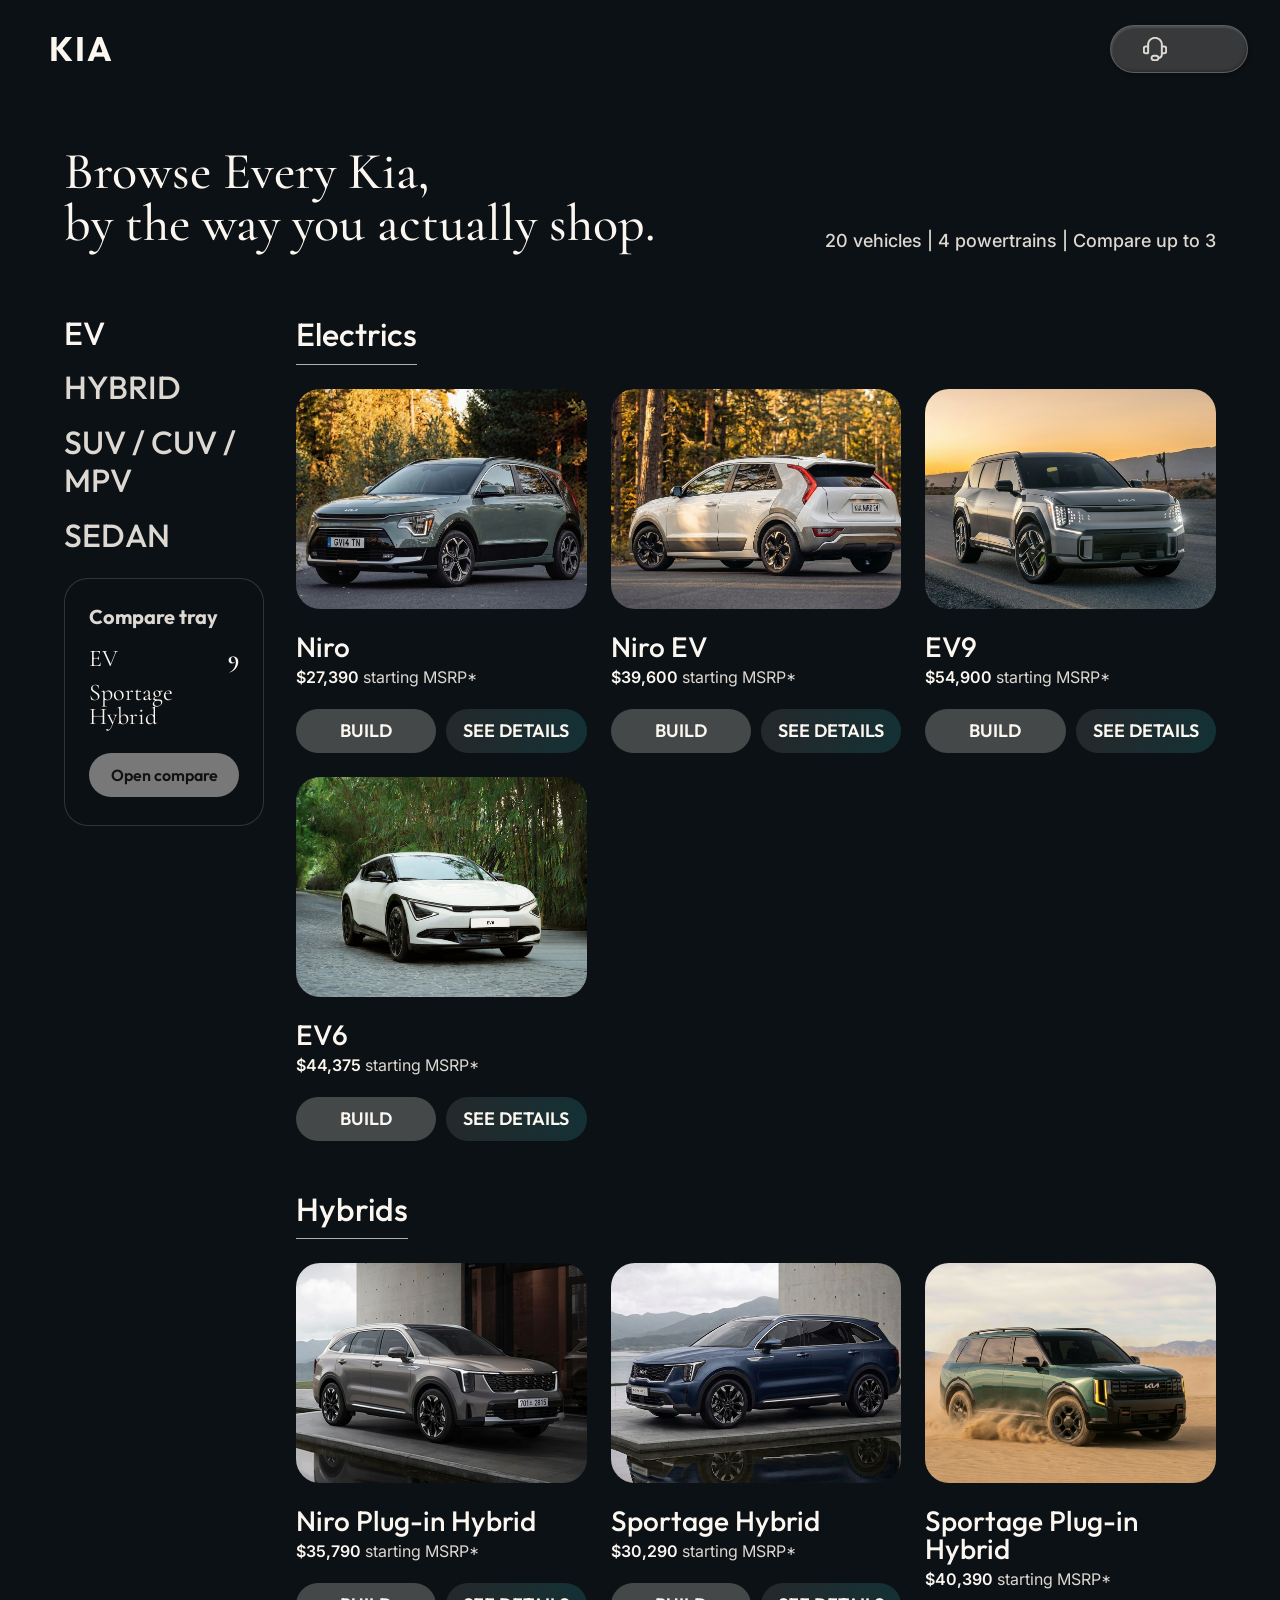
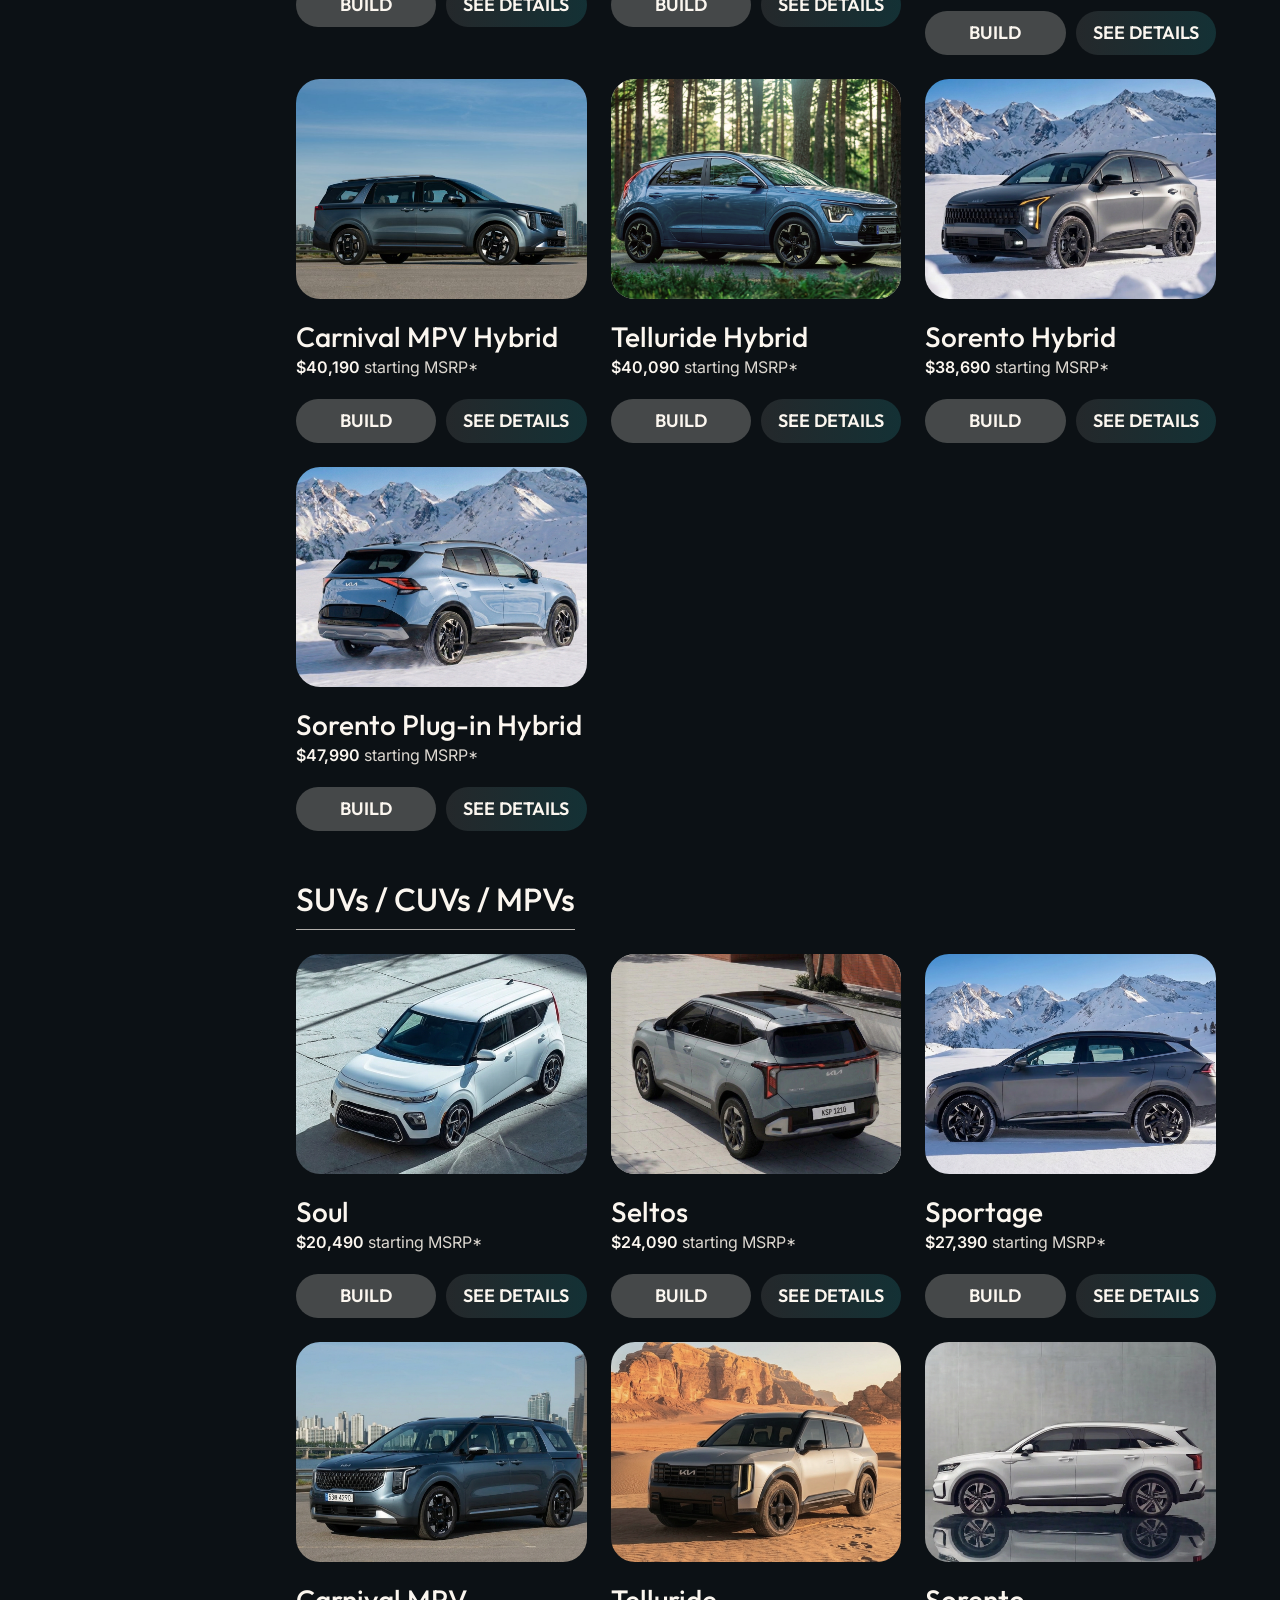
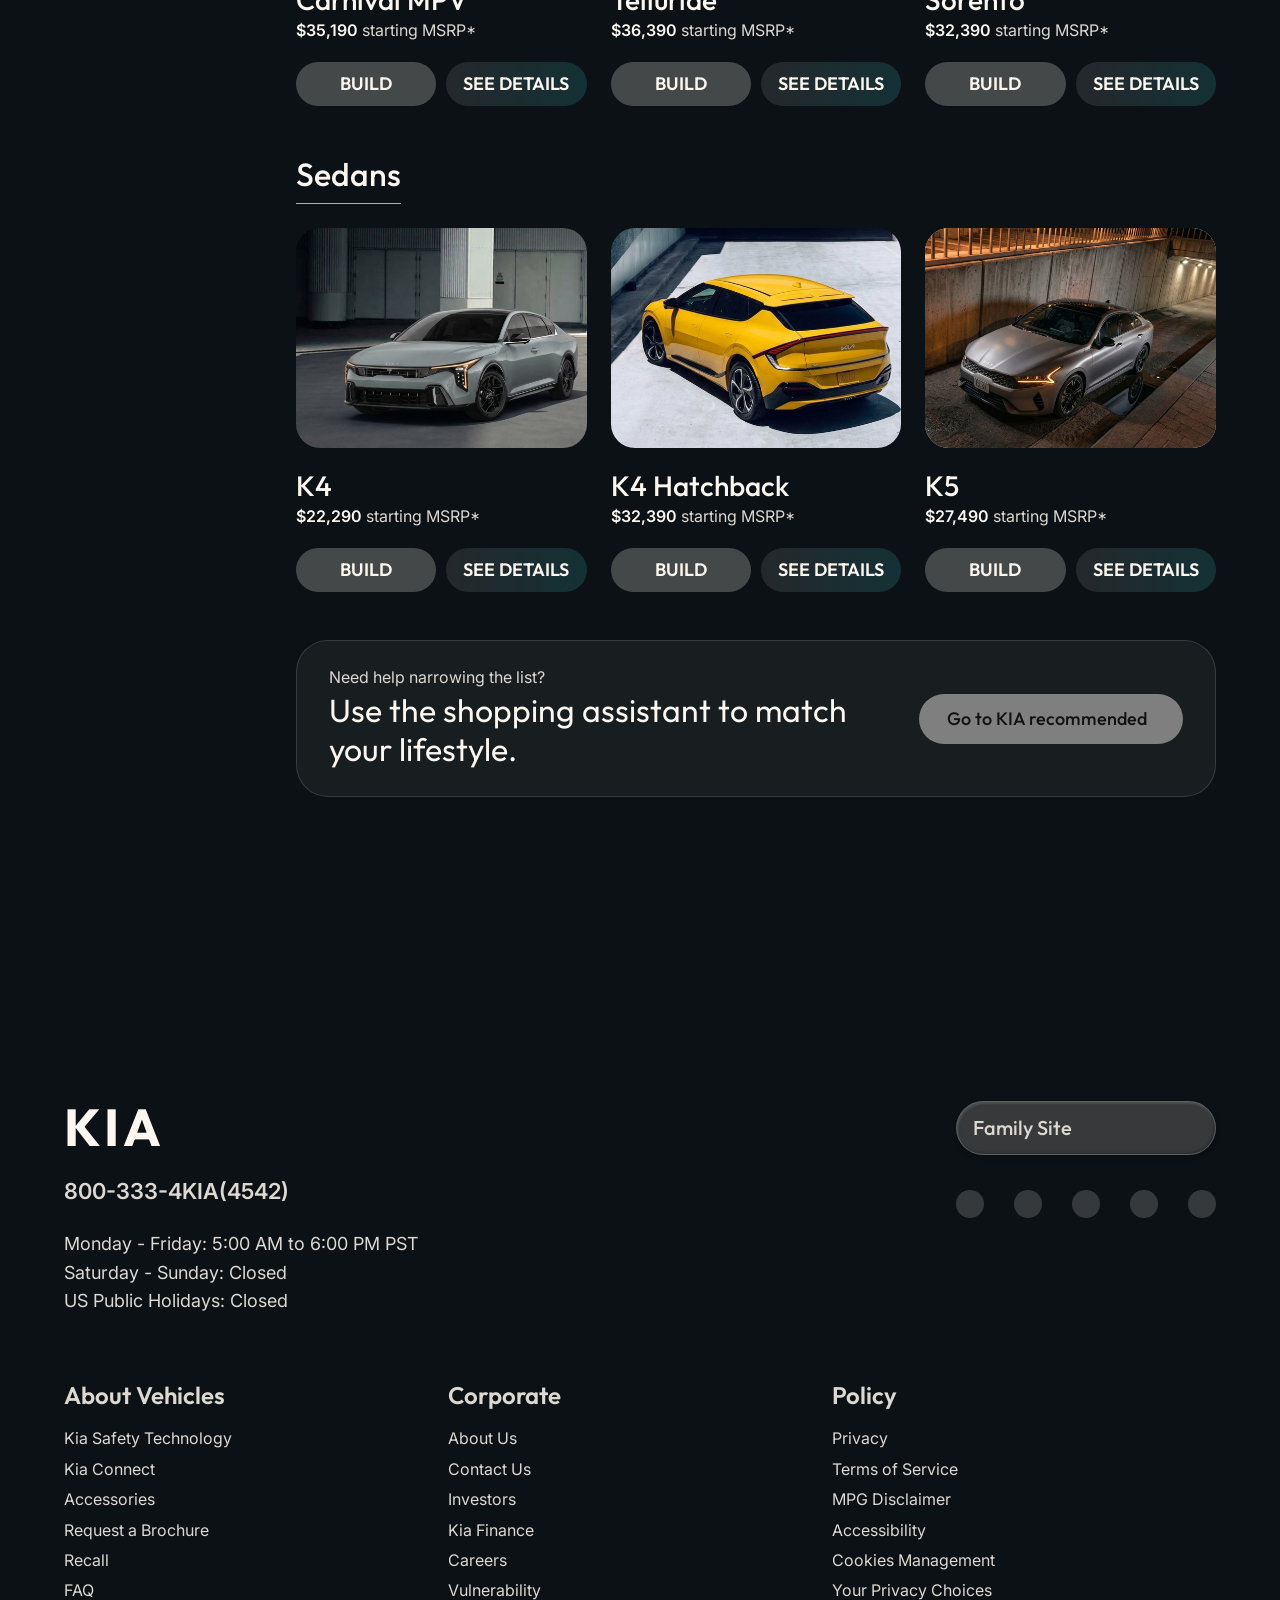
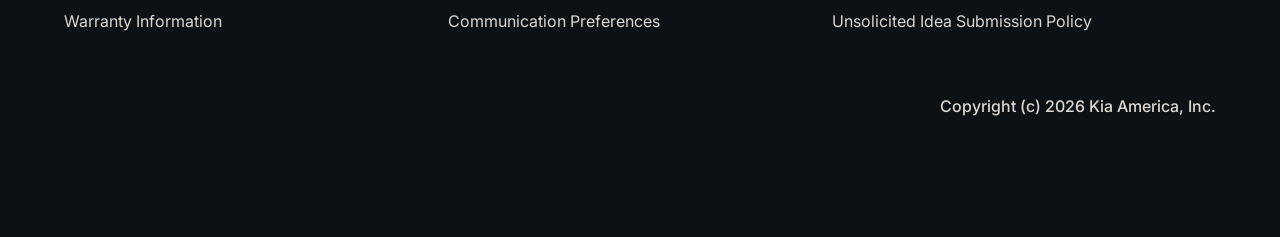
<file: list.html>
<!DOCTYPE html>
<html lang="ko">

<head>
    <meta charset="UTF-8">
    <meta name="viewport" content="width=device-width, initial-scale=1.0">
    <title>kia</title>
    <!-- 가져온 css -->
    <!-- Basic Icons -->
    <link href="https://cdn.boxicons.com/3.0.8/fonts/basic/boxicons.min.css"     rel="stylesheet">
    <!-- Filled Icons -->
    <link href="https://cdn.boxicons.com/3.0.8/fonts/filled/boxicons-filled.min.css" rel="stylesheet">
    <!-- Brand Icons -->
    <link href="https://cdn.boxicons.com/3.0.8/fonts/brands/boxicons-brands.min.css" rel="stylesheet">
    <link href="https://unpkg.com/aos@2.3.1/dist/aos.css" rel="stylesheet">
    <link rel="stylesheet" href="https://cdn.jsdelivr.net/npm/swiper@11/swiper-bundle.min.css" />
    <!-- 내 css -->
    <link rel="stylesheet" href="css/reset.css">
    <link rel="stylesheet" href="css/common.css">
    <link rel="stylesheet" href="css/sub05_list.css">
    <!-- media css -->
    <link rel="stylesheet" href="css/common_media.css">
    <link rel="stylesheet" href="css/sub05_list_media.css">
    <!-- 가져온 js -->

    <!-- 내 script -->
    <script src="js/common.js" defer></script>
    <script src="js/sub05_list.js" defer></script>
</head>

<body>
    <div class="wrap">
      <header>
        <div class="inner">
          <h1><a href="index.html">KIA</a></h1>
          <nav class="glass_bg2">
            <ul class="gnb">
              <li>
                <a href="whykia.html">company</a>
                <ul class="sub trans_origin2">
                  <li><a href="whykia.html">why kia</a></li>
                  <li><a href="whykia.html#safety">safety</a></li>
                  <li><a href="whykia.html#media">kia media</a></li>
                  <li><a href="whykia.html#event">event</a></li>
                </ul>
              </li>
              <li class="on">
                <a href="list.html">vehicles</a>
                <ul class="sub trans_origin2">
                  <li><a href="#ev">EV</a></li>
                  <li><a href="#hybrid">hybrid</a></li>
                  <li><a href="#suv">SUV / CUV / MPV</a></li>
                  <li><a href="#sedan">sedan</a></li>
                </ul>
              </li>
              <li>
                <a href="recommended.html">shopping assistant</a>
                <ul class="sub trans_origin2">
                  <li><a href="build.html">build my kia</a></li>
                  <li><a href="recommended.html">kia recommended</a></li>
                  <li><a href="recommended.html">payment calculator</a></li>
                  <li><a href="recommended.html">trade in</a></li>
                  <li><a href="recommended.html">easy buy</a></li>
                  <li><a href="recommended.html">certified pre-owned</a></li>
                  <li><a href="recommended.html">sub shop</a></li>
                </ul>
              </li>
              <li><a href="detail.html">inventory</a></li>
              <li><a href="index.html#map">center</a></li>
              <li>
                <a href="#"
                  >owners page<i class="bx bx-arrow-up-right-stroke"></i
                ></a>
              </li>
            </ul>
            <div class="icons">
              <a href="#"
                ><img
                  src="img/main/header/headphone.svg"
                  alt="customer support"
              /></a>
              <a href="#" aria-label="search"
                ><i class="bx bx-search-big"></i
              ></a>
              <a href="#" aria-label="language"
                ><i class="bx bx-globe-alt"></i
              ></a>
            </div>
          </nav>
        </div>
      </header>

      <main class="list_page">
        <section class="list_intro">
          <h2>Browse Every Kia,<br />by the way you actually shop.</h2>
          <p>20 vehicles | 4 powertrains | Compare up to 3</p>
        </section>

        <section class="list_layout">
          <aside class="list_sidebar">
            <ul class="filter_nav">
              <li>
                <button type="button" class="on" data-target="#ev">EV</button>
              </li>
              <li>
                <button type="button" data-target="#hybrid">HYBRID</button>
              </li>
              <li>
                <button type="button" data-target="#suv">
                  SUV / CUV / MPV
                </button>
              </li>
              <li><button type="button" data-target="#sedan">SEDAN</button></li>
            </ul>

            <div class="compare_tray">
              <strong>Compare tray</strong>
              <ul>
                <li><span>EV</span><b>9</b></li>
                <li><span>Sportage Hybrid</span></li>
              </ul>
              <button type="button" class="open_compare">Open compare</button>
            </div>
          </aside>

          <div class="list_content">
            <article class="vehicle_group" id="ev" data-filter="ev">
              <h3>Electrics</h3>
              <ul class="vehicle_grid">
                <li>
                  <article class="vehicle_card">
                    <a href="#" class="thumb"
                      ><img src="img/sub05_list/niro.png" alt="Niro"
                    /></a>
                    <div class="meta">
                      <h4>Niro</h4>
                      <p><b>$27,390</b> starting MSRP*</p>
                    </div>
                    <div class="actions">
                      <a href="build.html" class="btn_build">build</a>
                      <a href="detail.html" class="btn_detail">see details</a>
                    </div>
                  </article>
                </li>
                <li>
                  <article class="vehicle_card">
                    <a href="#" class="thumb"
                      ><img src="img/sub05_list/niro-ev.png" alt="Niro EV"
                    /></a>
                    <div class="meta">
                      <h4>Niro EV</h4>
                      <p><b>$39,600</b> starting MSRP*</p>
                    </div>
                    <div class="actions">
                      <a href="build.html" class="btn_build">build</a>
                      <a href="detail.html" class="btn_detail">see details</a>
                    </div>
                  </article>
                </li>
                <li>
                  <article class="vehicle_card">
                    <a href="#" class="thumb"
                      ><img src="img/sub05_list/ev9.png" alt="EV9"
                    /></a>
                    <div class="meta">
                      <h4>EV9</h4>
                      <p><b>$54,900</b> starting MSRP*</p>
                    </div>
                    <div class="actions">
                      <a href="build.html" class="btn_build">build</a>
                      <a href="detail.html" class="btn_detail">see details</a>
                    </div>
                  </article>
                </li>
                <li>
                  <article class="vehicle_card">
                    <a href="#" class="thumb"
                      ><img src="img/sub05_list/ev6.png" alt="EV6"
                    /></a>
                    <div class="meta">
                      <h4>EV6</h4>
                      <p><b>$44,375</b> starting MSRP*</p>
                    </div>
                    <div class="actions">
                      <a href="build.html" class="btn_build">build</a>
                      <a href="detail.html" class="btn_detail">see details</a>
                    </div>
                  </article>
                </li>
              </ul>
            </article>

            <article class="vehicle_group" id="hybrid" data-filter="hybrid">
              <h3>Hybrids</h3>
              <ul class="vehicle_grid">
                <li>
                  <article class="vehicle_card">
                    <a href="#" class="thumb"
                      ><img
                        src="img/sub05_list/niro-plug-in-hybrid.png"
                        alt="Niro Plug-in Hybrid"
                    /></a>
                    <div class="meta">
                      <h4>Niro Plug-in Hybrid</h4>
                      <p><b>$35,790</b> starting MSRP*</p>
                    </div>
                    <div class="actions">
                      <a href="build.html" class="btn_build">build</a>
                      <a href="detail.html" class="btn_detail">see details</a>
                    </div>
                  </article>
                </li>
                <li>
                  <article class="vehicle_card">
                    <a href="#" class="thumb"
                      ><img
                        src="img/sub05_list/sportage-hybrid.png"
                        alt="Sportage Hybrid"
                    /></a>
                    <div class="meta">
                      <h4>Sportage Hybrid</h4>
                      <p><b>$30,290</b> starting MSRP*</p>
                    </div>
                    <div class="actions">
                      <a href="build.html" class="btn_build">build</a>
                      <a href="detail.html" class="btn_detail">see details</a>
                    </div>
                  </article>
                </li>
                <li>
                  <article class="vehicle_card">
                    <a href="#" class="thumb"
                      ><img
                        src="img/sub05_list/sportage-plug-in-hybrid.png"
                        alt="Sportage Plug-in Hybrid"
                    /></a>
                    <div class="meta">
                      <h4>Sportage Plug-in Hybrid</h4>
                      <p><b>$40,390</b> starting MSRP*</p>
                    </div>
                    <div class="actions">
                      <a href="build.html" class="btn_build">build</a>
                      <a href="detail.html" class="btn_detail">see details</a>
                    </div>
                  </article>
                </li>
                <li>
                  <article class="vehicle_card">
                    <a href="#" class="thumb"
                      ><img
                        src="img/sub05_list/carnival-mpv-hybrid.png"
                        alt="Carnival MPV Hybrid"
                    /></a>
                    <div class="meta">
                      <h4>Carnival MPV Hybrid</h4>
                      <p><b>$40,190</b> starting MSRP*</p>
                    </div>
                    <div class="actions">
                      <a href="build.html" class="btn_build">build</a>
                      <a href="detail.html" class="btn_detail">see details</a>
                    </div>
                  </article>
                </li>
                <li>
                  <article class="vehicle_card">
                    <a href="#" class="thumb"
                      ><img
                        src="img/sub05_list/telluride-hybrid.png"
                        alt="Telluride Hybrid"
                    /></a>
                    <div class="meta">
                      <h4>Telluride Hybrid</h4>
                      <p><b>$40,090</b> starting MSRP*</p>
                    </div>
                    <div class="actions">
                      <a href="build.html" class="btn_build">build</a>
                      <a href="detail.html" class="btn_detail">see details</a>
                    </div>
                  </article>
                </li>
                <li>
                  <article class="vehicle_card">
                    <a href="#" class="thumb"
                      ><img
                        src="img/sub05_list/sorento-hybrid.png"
                        alt="Sorento Hybrid"
                    /></a>
                    <div class="meta">
                      <h4>Sorento Hybrid</h4>
                      <p><b>$38,690</b> starting MSRP*</p>
                    </div>
                    <div class="actions">
                      <a href="build.html" class="btn_build">build</a>
                      <a href="detail.html" class="btn_detail">see details</a>
                    </div>
                  </article>
                </li>
                <li>
                  <article class="vehicle_card">
                    <a href="#" class="thumb"
                      ><img
                        src="img/sub05_list/sorento-plug-in-hybrid.png"
                        alt="Sorento Plug-in Hybrid"
                    /></a>
                    <div class="meta">
                      <h4>Sorento Plug-in Hybrid</h4>
                      <p><b>$47,990</b> starting MSRP*</p>
                    </div>
                    <div class="actions">
                      <a href="build.html" class="btn_build">build</a>
                      <a href="detail.html" class="btn_detail">see details</a>
                    </div>
                  </article>
                </li>
              </ul>
            </article>

            <article class="vehicle_group" id="suv" data-filter="suv">
              <h3>SUVs / CUVs / MPVs</h3>
              <ul class="vehicle_grid">
                <li>
                  <article class="vehicle_card">
                    <a href="#" class="thumb"
                      ><img src="img/sub05_list/soul.png" alt="Soul"
                    /></a>
                    <div class="meta">
                      <h4>Soul</h4>
                      <p><b>$20,490</b> starting MSRP*</p>
                    </div>
                    <div class="actions">
                      <a href="build.html" class="btn_build">build</a>
                      <a href="detail.html" class="btn_detail">see details</a>
                    </div>
                  </article>
                </li>
                <li>
                  <article class="vehicle_card">
                    <a href="#" class="thumb"
                      ><img src="img/sub05_list/seltos.png" alt="Seltos"
                    /></a>
                    <div class="meta">
                      <h4>Seltos</h4>
                      <p><b>$24,090</b> starting MSRP*</p>
                    </div>
                    <div class="actions">
                      <a href="build.html" class="btn_build">build</a>
                      <a href="detail.html" class="btn_detail">see details</a>
                    </div>
                  </article>
                </li>
                <li>
                  <article class="vehicle_card">
                    <a href="#" class="thumb"
                      ><img src="img/sub05_list/sportage.png" alt="Sportage"
                    /></a>
                    <div class="meta">
                      <h4>Sportage</h4>
                      <p><b>$27,390</b> starting MSRP*</p>
                    </div>
                    <div class="actions">
                      <a href="build.html" class="btn_build">build</a>
                      <a href="detail.html" class="btn_detail">see details</a>
                    </div>
                  </article>
                </li>
                <li>
                  <article class="vehicle_card">
                    <a href="#" class="thumb"
                      ><img
                        src="img/sub05_list/carnival-mpv.png"
                        alt="Carnival MPV"
                    /></a>
                    <div class="meta">
                      <h4>Carnival MPV</h4>
                      <p><b>$35,190</b> starting MSRP*</p>
                    </div>
                    <div class="actions">
                      <a href="build.html" class="btn_build">build</a>
                      <a href="detail.html" class="btn_detail">see details</a>
                    </div>
                  </article>
                </li>
                <li>
                  <article class="vehicle_card">
                    <a href="#" class="thumb"
                      ><img src="img/sub05_list/telluride.png" alt="Telluride"
                    /></a>
                    <div class="meta">
                      <h4>Telluride</h4>
                      <p><b>$36,390</b> starting MSRP*</p>
                    </div>
                    <div class="actions">
                      <a href="build.html" class="btn_build">build</a>
                      <a href="detail.html" class="btn_detail">see details</a>
                    </div>
                  </article>
                </li>
                <li>
                  <article class="vehicle_card">
                    <a href="#" class="thumb"
                      ><img src="img/sub05_list/sorento.png" alt="Sorento"
                    /></a>
                    <div class="meta">
                      <h4>Sorento</h4>
                      <p><b>$32,390</b> starting MSRP*</p>
                    </div>
                    <div class="actions">
                      <a href="build.html" class="btn_build">build</a>
                      <a href="detail.html" class="btn_detail">see details</a>
                    </div>
                  </article>
                </li>
              </ul>
            </article>

            <article class="vehicle_group" id="sedan" data-filter="sedan">
              <h3>Sedans</h3>
              <ul class="vehicle_grid">
                <li>
                  <article class="vehicle_card">
                    <a href="#" class="thumb"
                      ><img src="img/sub05_list/k4.png" alt="K4"
                    /></a>
                    <div class="meta">
                      <h4>K4</h4>
                      <p><b>$22,290</b> starting MSRP*</p>
                    </div>
                    <div class="actions">
                      <a href="build.html" class="btn_build">build</a>
                      <a href="detail.html" class="btn_detail">see details</a>
                    </div>
                  </article>
                </li>
                <li>
                  <article class="vehicle_card">
                    <a href="#" class="thumb"
                      ><img
                        src="img/sub05_list/k4-hatchback.png"
                        alt="K4 Hatchback"
                    /></a>
                    <div class="meta">
                      <h4>K4 Hatchback</h4>
                      <p><b>$32,390</b> starting MSRP*</p>
                    </div>
                    <div class="actions">
                      <a href="build.html" class="btn_build">build</a>
                      <a href="detail.html" class="btn_detail">see details</a>
                    </div>
                  </article>
                </li>
                <li>
                  <article class="vehicle_card">
                    <a href="#" class="thumb"
                      ><img src="img/sub05_list/k5.png" alt="K5"
                    /></a>
                    <div class="meta">
                      <h4>K5</h4>
                      <p><b>$27,490</b> starting MSRP*</p>
                    </div>
                    <div class="actions">
                      <a href="build.html" class="btn_build">build</a>
                      <a href="detail.html" class="btn_detail">see details</a>
                    </div>
                  </article>
                </li>
              </ul>
            </article>

            <section class="assistant_banner">
              <div class="copy">
                <p>Need help narrowing the list?</p>
                <h4>Use the shopping assistant to match your lifestyle.</h4>
              </div>
              <a href="recommended.html" class="cta"
                >Go to KIA recommended
                <i class="bx bx-arrow-up-right-stroke"></i
              ></a>
            </section>
          </div>
        </section>
      </main>

      <footer>
        <div class="inner">
          <div class="f_left">
            <div class="l_top">
              <div class="f_logo">kia</div>
              <b>800-333-4KIA(4542)</b>
              <div class="f_date">
                <p>Monday - Friday: 5:00 AM to 6:00 PM PST</p>
                <p>Saturday - Sunday: Closed</p>
                <p>US Public Holidays: Closed</p>
              </div>
            </div>
            <div class="l_bottom">
              <div class="f_fam">
                <strong class="glass_bg2"
                  >family site<i class="bx bx-chevron-up"></i
                ></strong>
                <ul class="fam glass_bg2">
                  <li><a href="#">Kia Global</a></li>
                  <li><a href="#">Kia Gear</a></li>
                  <li><a href="#">Kia Owners</a></li>
                  <li><a href="#">Kia Media</a></li>
                  <li><a href="#">Kia Talent Lounge</a></li>
                </ul>
              </div>
              <ul class="f_sns">
                <li>
                  <a href="#" aria-label="facebook"
                    ><i class="bxl bx-facebook"></i
                  ></a>
                </li>
                <li>
                  <a href="#" aria-label="twitter"
                    ><i class="bxl bx-twitter"></i
                  ></a>
                </li>
                <li>
                  <a href="#" aria-label="instagram"
                    ><i class="bxl bx-instagram"></i
                  ></a>
                </li>
                <li>
                  <a href="#" aria-label="youtube"
                    ><i class="bxl bx-youtube"></i
                  ></a>
                </li>
                <li>
                  <a href="#" aria-label="linkedin"
                    ><i class="bxl bx-linkedin"></i
                  ></a>
                </li>
              </ul>
            </div>
          </div>
          <div class="f_right">
            <div class="f_memu">
              <article class="about">
                <strong>About Vehicles</strong>
                <ul>
                  <li><a href="#">Kia Safety Technology</a></li>
                  <li><a href="#">Kia Connect</a></li>
                  <li><a href="#">Accessories</a></li>
                  <li><a href="#">Request a Brochure</a></li>
                  <li><a href="#">Recall</a></li>
                  <li><a href="#">FAQ</a></li>
                  <li><a href="#">Warranty Information</a></li>
                </ul>
              </article>
              <article class="coporate">
                <strong>Corporate</strong>
                <ul>
                  <li><a href="#">About Us</a></li>
                  <li><a href="#">Contact Us</a></li>
                  <li><a href="#">Investors</a></li>
                  <li><a href="#">Kia Finance</a></li>
                  <li><a href="#">Careers</a></li>
                  <li><a href="#">Vulnerability</a></li>
                  <li><a href="#">Communication Preferences</a></li>
                </ul>
              </article>
              <article class="policy">
                <strong>Policy</strong>
                <ul>
                  <li><a href="#">Privacy</a></li>
                  <li><a href="#">Terms of Service</a></li>
                  <li><a href="#">MPG Disclaimer</a></li>
                  <li><a href="#">Accessibility</a></li>
                  <li><a href="#">Cookies Management</a></li>
                  <li><a href="#">Your Privacy Choices</a></li>
                  <li><a href="#">Unsolicited Idea Submission Policy</a></li>
                </ul>
              </article>
            </div>
            <div class="f_copy">Copyright (c) 2026 Kia America, Inc.</div>
          </div>
        </div>
      </footer>
    </div>
</body>

</html>
</file>
<file: css/common.css>
@charset "utf-8";
@import url('https://fonts.googleapis.com/css2?family=Cormorant+Garamond:ital,wght@0,300..700;1,300..700&family=Inter:ital,opsz,wght@0,14..32,100..900;1,14..32,100..900&family=Outfit:wght@100..900&family=Roboto:ital,wght@0,100..900;1,100..900&display=swap');

:root {
  font-size: 20px;
  --kia-white1: #FBF6EF;
  --kia-white2: #DDD8D1;
  --kia-black: #121212;
  --font-roboto: "Roboto", sans-serif;
  --font-outfit:"Outfit", sans-serif;
  --font-Cormorant-Garamond:"Cormorant Garamond", serif;
}

body {
  
  line-height: 1;
  background-color: #0C1115;
  font-family: "Inter", sans-serif;
}

div,
p,
a,
form,
legend,
label,
input,
table,
caption,
th,
td,
li,
blockquote,
strong,
b,
em,
i,
span,
button,
select,
option,
i {
  color: var(--kia-white2);
}

strong {
  font-family: "Outfit", sans-serif;
}

h1,
h2,
h3,
h4,
h5,
h6 {
  font-family: "Cormorant Garamond", serif;
  color: var(--kia-white1);
  line-height: 1.3;
  font-weight: 500;
}

h1 {
  font-size: 72px;
}

h2 {
  font-size: 64px;
}

h3 {
  font-size: 56px;
}

h4 {
  font-size: 48px;
}

h5 {
  font-size: 40px;
}

h6 {
  font-size: 32px;
}

button {
  padding: 16px 32px;
  border-radius: 55px;
  font-size: 20px;
  font-weight: 600;
  display: flex;
  gap: 12px;
  font-family: "Outfit", sans-serif;
  cursor: pointer;
}

.white_origin {
  color: var(--kia-black);
  background: linear-gradient(135deg,
      rgba(255, 255, 255, 0.7) 0%,
      rgba(255, 255, 255, 0.3) 50%,
      rgba(200, 200, 200, 0.4) 100%);
  backdrop-filter: blur(5px)saturate(180%);
  -webkit-backdrop-filter: blur(5px) saturate(180%);
  border: 1.5px solid rgba(255, 255, 255, 0.8);
  box-shadow:
    inset 0 5px 10px rgba(255, 255, 255, 0.5),
    inset 0 -3px 5px rgba(0, 0, 0, 0.05),
    0 10px 20px rgba(0, 0, 0, 0.15);
}

.white_origin span {
  color: var(--kia-black);
}

.trans_origin {
  background: rgba(12, 17, 21, 0.05);
  backdrop-filter: blur(3px);
  -webkit-backdrop-filter: blur(3px);
  box-shadow:
    inset 1px 1.5px 1.5px rgba(255, 255, 255, 0.117),
    inset -1px -1.5px 2px rgba(0, 0, 0, 0.2),
    inset 0 0 10px rgba(255, 255, 255, 0),
    1px 2px 4px rgba(0, 0, 0, 0.8);
  outline: 0.5px solid rgba(255, 255, 255, 0.2);
  outline-offset: -0.5px;
  overflow: hidden;
}

.trans_origin2 {
  background: rgba(255, 255, 255, 0.04);

  position: relative;
  overflow: hidden;
  border: 1px solid rgba(255,255,255,0.05);

  box-shadow:
    inset 0 1px 0 rgba(255,255,255,0.35),
    inset 0 -2px 6px rgba(0,0,0,0.4),
    0 8px 24px rgba(0,0,0,0.5);
}

.trans_origin2 > * {
  position: relative;
  z-index: 2;
}

.trans_origin2::before {
  content: "";
  position: absolute;
  inset: -20px;

  background: 
    radial-gradient(circle at 30% 30%, rgba(255,255,255,0.01), transparent 40%),
    radial-gradient(circle at 70% 70%, rgba(255,255,255,0.1), transparent 50%),
    linear-gradient(135deg, #1a2228, #0C1115);

  filter: blur(15px);
  pointer-events: none;
}

.trans_origin2::after {
  content: "";
  position: absolute;
  inset: 0;

  background: linear-gradient(
    135deg,
    rgba(255,255,255,0.02) 0%,
    rgba(255,255,255,0.03) 25%,
    rgba(255,255,255,0.03) 45%,
    transparent 65%
  );

  pointer-events: none;
}

.trans_origin2::before {
  z-index: 0;
}

.trans_origin2::after {
  z-index: 1;
}

.dark_origin {
  background: rgba(12, 17, 21, 0.5);
  backdrop-filter: blur(3px);
  -webkit-backdrop-filter: blur(3px);
  box-shadow:
    inset 1px 1.5px 1.5px rgba(255, 255, 255, 0.4),
    inset -1px -1.5px 2px rgba(0, 0, 0, 0.1),
    inset 0 0 10px rgba(255, 255, 255, 0.05),
    1px 2px 4px rgba(0, 0, 0, 0.8);
  outline: 0.5px solid rgba(255, 255, 255, 0.2);
  outline-offset: -0.5px;
  overflow: hidden;

  position: absolute;
  right: 100px;
  bottom: 70px;
}

.dark_origin2 {
  background: rgba(12, 17, 21, 0.5);
  backdrop-filter: blur(3px);
  -webkit-backdrop-filter: blur(3px);
  box-shadow:
    inset 0px 1px 0.5px rgba(255, 255, 255, 0.4),
    inset -1px -1.5px 2px rgba(0, 0, 0, 0.2),
    1px 2px 4px rgba(0, 0, 0, 0.5);
  border: 0.5px solid rgba(255, 255, 255, 0.15);

  position: absolute;
  right: 100px;
  bottom: 0;
}

.dark_origin3 {
  background: linear-gradient(135deg,
      rgba(255, 255, 255, 0.4) 0%,
      rgba(255, 255, 255, 0.1) 15%,
      rgba(255, 255, 255, 0) 30%,
      rgba(0, 0, 0, 0) 50%,
      rgba(0, 0, 0, 0.25) 100%),
    rgba(10, 10, 10, 0.5);
  backdrop-filter: blur(3px);
  -webkit-backdrop-filter: blur(3px);
  border: 1px solid rgba(255, 255, 255, 0.1);
  border-top: 1px solid rgba(255, 255, 255, 0.7);
  box-shadow:
    inset 0 2px 2px rgba(255, 255, 255, 0.5),
    0 10px 25px rgba(0, 0, 0, 0.6);

  position: absolute;
  right: 300px;
  bottom: 0;
}

.glass_bg1 {
  background: rgba(251, 246, 239, 0.25);
  backdrop-filter: blur(3px);
  -webkit-backdrop-filter: blur(3px);
  /* Highlight */
  box-shadow:
    inset 1px 2px 2px rgba(255, 255, 255, 0.117),
    inset -1px -1.5px 2px rgba(0, 0, 0, 0.2),
    inset 0 0 10px rgba(255, 255, 255, 0),
    1px 2px 4px rgba(0, 0, 0, 0.6);
  outline: 0.5px solid rgba(255, 255, 255, 0.2);
  outline-offset: -0.5px;

  overflow: hidden;
}

.glass_bg2 {
  background: rgba(99, 99, 99, 0.5);
  backdrop-filter: blur(4px);
  -webkit-backdrop-filter: blur(4px);
  /* Highlight */
  box-shadow:
    inset 1px 2px 2px rgba(255, 255, 255, 0.117),
    inset -1px -1.5px 2px rgba(0, 0, 0, 0.2),
    inset 0 0 10px rgba(255, 255, 255, 0),
    1px 2px 4px rgba(0, 0, 0, 0.3);

  border: 1px solid rgba(251, 246, 239, 0.2);
}

/* header */
header {
  width: 100%;
  position: fixed;
  top: 0;
  left: 0;
  z-index: 1000;
  transition: transform 0.4s ease-in-out;
}

/* 스크롤 다운 시 헤더 위로 숨김 처리 */
header.hide {
  transform: translateY(-100%);
}

header .inner {
  width: 100%;
  height: 98px;
  display: flex;
  justify-content: space-between;
  align-items: center;
  padding: 16px 32px;
  background: linear-gradient(270deg, rgba(251, 246, 239, 0.10) 24.17%, rgba(251, 246, 239, 0.00) 92.03%);
  backdrop-filter: blur(4px);
}

header h1 {
  width: 100px;
  height: 100%;
  display: flex;
  align-items: center;
  justify-content: center;
}

header h1 a {
  display: block;
  display: flex;
  align-items: center;
  justify-content: center;
}

header h1 a img{
  width: 100%;
  height: auto;
}

header nav {
  display: flex;
  gap: 32px;
  padding-inline: 32px;
  border-radius: 555px;
  font-family: var(--font-outfit);
}

header nav ul.gnb {
  display: flex;
}

header nav ul.gnb>li {
  position: relative;
}

header nav ul.gnb>li::after {
  content: "";
  position: absolute;
  top: 100%;
  left: 50%;
  transform: translateX(-50%);
  width: calc(100% + 250px);
  height: 40px; /* 틈 크기 */
  display: none;
}

header nav ul.gnb>li:hover::after{
  display: block;
}

header nav ul.gnb>li>a {
  font-size: 24px;
  text-transform: capitalize;
  font-weight: 300;
  color: var(--kia-white2);
  padding: 8px 16px;
  display: flex;
  justify-content: center;
  align-items: center;
  text-align: center;
}

header nav ul.gnb>li:hover>a,
header nav ul.gnb>li:hover>a>i{
  font-weight: 400;
  color: var(--kia-white1);
}

header nav ul.gnb>li>a>i{
  font-size: 24px;
}

header nav ul.gnb>li.on{
  background: rgba(251, 246, 239, 0.25);
  backdrop-filter: blur(3px);
  -webkit-backdrop-filter: blur(3px);
  /* Highlight */
  box-shadow:
    inset 1px 2px 2px rgba(255, 255, 255, 0.117),
    inset -1px -1.5px 2px rgba(0, 0, 0, 0.2),
    inset 0 0 10px rgba(255, 255, 255, 0),
    1px 2px 4px rgba(0, 0, 0, 0.6);
  outline: 0.5px solid rgba(255, 255, 255, 0.2);
  outline-offset: -0.5px;
    border-radius: 555px;
}

header nav ul.gnb>li.on>a,
header nav ul.gnb>li.on>a>i {
  font-weight: 500;
  color: var(--kia-white1)
}

header nav ul.gnb>li>ul.sub {
  position: absolute;
  top: 70px;
  left: 50%;
  transform: translateX(-50%);
  padding: 8px 16px;
  border-radius: 20px;
  gap: 5px;
  display: none;
  border-radius: 555px;
}

header nav ul.gnb>li:hover>ul.sub {
  display: flex;
}

header nav ul.gnb>li>ul.sub>li {
  border-radius: 50px;
}

header nav ul.gnb>li>ul.sub>li>a {
  display: block;
  padding: 8px 16px;
  width: 100%;
  height: 100%;
  white-space: nowrap;
  font-weight: 300;
  color: var(--kia-white2);
}

header nav ul.gnb>li>ul.sub>li.on>a {
  color: var(--kia-white1);
  font-weight: 600;
}

header nav ul.gnb>li>ul.sub>li>a:hover {
  font-weight: 500;
}

header nav .icons{
  display: flex;
  gap: 16px;
  align-items: center;
}

header nav .icons img{
  width: 24px;
  height: 24px;
}

header nav .icons i{
  font-size: 26px;
}

header nav .icons a:last-child{
  display: none;
}

header nav .icons a:last-child i{
  font-size: 29px;
}

footer {
  width: 100%;
}

footer .inner{
    max-width: 1680px;
    margin: 0 auto;
    padding-block: 120px;
    display: flex;
    justify-content: space-between;
}

footer .f_left{
    display: flex;
    flex-direction: column;
    gap: 64px;
}

footer .f_left .l_top{
    display: flex;
    flex-direction: column;
    gap: 24px;
}

footer .f_left .l_top .f_logo{
  width: clamp(84px, 18vw, 208px);
}

footer .f_left .l_top .f_logo img{
  width: 100%;
}

footer .f_left .l_top b{
    font-size: 24px;
    font-weight: 600;
    line-height: 1.3;
}

footer .f_left .l_top .f_date p{
    line-height: 1.6;
}

footer .f_left .l_bottom{
    padding-block: 18px;
    display: flex;
    flex-direction: column;
    gap: 32px;
}

footer .f_left .l_bottom .f_fam{
    position: relative;
    width: 260px;
}

footer .f_left .l_bottom .f_fam strong{
    display: flex;
    align-items: center;
    justify-content: space-between;
    min-height: 54px;
    padding: 8px 16px;
    font-weight: 500;
    line-height: 1.3;
    text-transform: capitalize;
    border-radius: 555px;
    cursor: pointer;
}

footer .f_left .l_bottom .f_fam strong i{
    transition: transform 0.3s ease;
}

footer .f_left .l_bottom .f_fam.on strong i{
    transform: rotate(180deg);
}

footer .f_left .l_bottom .f_fam ul.fam{
    position: absolute;
    left: 0;
    top: auto;
    bottom: calc(100% + 8px);
    width: 100%;
    border-radius: 16px;
    display: flex;
    flex-direction: column;
    opacity: 0;
    visibility: hidden;
    transform: translateY(12px);
    transition: opacity 0.3s ease, transform 0.3s ease, visibility 0.3s ease;
}

footer .f_left .l_bottom .f_fam.on ul.fam{
    opacity: 1;
    visibility: visible;
    transform: translateY(0);
}

footer .f_left .l_bottom .f_fam ul.fam li a{
    line-height: 1.3;
    display: block;
    padding: 6px 16px;
}

footer .f_left .l_bottom .f_fam ul.fam li:hover{
  background: rgba(241,241,245,0.1);
}

footer .f_left .l_bottom .f_fam ul.fam li:hover a{
  font-weight: 600;
}

footer .f_left .l_bottom ul.f_sns{
  width: 260px;
  display: flex;
  justify-content: space-between;
}

footer .f_right{
    width: 900px;
    display: flex;
    flex-direction: column;
    justify-content: space-between;
}

footer .f_right .f_memu{
    width: 100%;
    display: flex;
}

footer .f_right .f_memu strong{
    font-size: 24px;
    font-style: normal;
    font-weight: 600;
    line-height: 1.3;
}

footer .f_right .f_memu article{
    flex: 1;
    display: flex;
    flex-direction: column;
    gap: 16px;
}

footer .f_right .f_memu article ul{
    display: flex;
    flex-direction: column;
    gap: 8px;
}

footer .f_right .f_memu article ul li{
    font-size: 16px;
    line-height: 1.4;
}

footer .f_right .f_copy{
    text-align: right;
    font-size: 16px;
    font-weight: 500;
    line-height: 1.3;
}
</file>
<file: css/sub05_list.css>
@charset "utf-8";

html {
  scroll-behavior: smooth;
}

.wrap {
  min-height: 100vh;
}

header .inner h1 a {
  display: inline-flex;
  align-items: center;
  justify-content: center;
  width: 100%;
  height: 100%;
  font-family: "Outfit", sans-serif;
  font-size: 34px;
  font-weight: 700;
  letter-spacing: 0.08em;
  text-transform: uppercase;
  color: var(--kia-white1);
}

.list_page {
  padding: 114px 120px 120px;
}

.list_intro {
  margin-top: 32px;
  margin-bottom: 64px;
  display: flex;
  justify-content: space-between;
  gap: 24px;
}

.list_intro h2 {
  line-height: 1;
}

.list_intro p {
  font-size: 18px;
  font-weight: 500;
  align-self: flex-end;
  color: var(--kia-white2);
}

.list_layout {
  display: grid;
  grid-template-columns: max-content minmax(0, 1fr);
  gap: 32px;
  align-items: start;
}

.list_sidebar {
  position: sticky;
  top: 156px;
  display: flex;
  flex-direction: column;
  gap: 24px;
}

.filter_nav {
  display: flex;
  flex-direction: column;
  gap: 16px;
}

.filter_nav button {
  all: unset;
  display: block;
  font-family: "Outfit", sans-serif;
  font-size: 32px;
  font-weight: 500;
  line-height: 1.2;
  color: var(--kia-white2);
  cursor: pointer;
}

.filter_nav button.on {
  color: var(--kia-white1);
}

.compare_tray {
  border: 1px solid rgba(251, 246, 239, 0.16);
  border-radius: 24px;
  padding: 28px 24px;
  background: rgba(12, 17, 21, 0.45);
}

.compare_tray strong {
  display: block;
  margin-bottom: 20px;
  font-family: "Outfit", sans-serif;
  font-size: 20px;
  color: var(--kia-white2);
}

.compare_tray ul {
  display: flex;
  flex-direction: column;
  gap: 10px;
  margin-bottom: 24px;
}

.compare_tray li {
  display: flex;
  justify-content: space-between;
  gap: 8px;
  font-size: 24px;
  font-family: "Cormorant Garamond", serif;
  color: var(--kia-white1);
}

.compare_tray li span,
.compare_tray li b {
  color: inherit;
}

.compare_tray .open_compare {
  width: 100%;
  justify-content: center;
  padding: 12px 16px;
  font-size: 16px;
  color: #121212;
  background: rgba(251, 246, 239, 0.45);
}

.list_content {
  overflow: hidden;
}

.vehicle_group {
  margin-bottom: 32px;
  padding-bottom: 16px;
}

.vehicle_group h3 {
  display: inline-block;
  margin-bottom: 24px;
  padding-bottom: 8px;
  border-bottom: 1px solid rgba(221, 216, 209, 0.8);
  font-family: "Outfit", sans-serif;
  font-size: 32px;
  font-weight: 500;
  color: var(--kia-white1);
}

.vehicle_grid {
  display: grid;
  grid-template-columns: repeat(4, minmax(0, 1fr));
  gap: 24px;
}

.vehicle_card {
  display: flex;
  flex-direction: column;
  gap: 24px;
}

.vehicle_card .thumb {
  display: block;
  width: 100%;
  height: 220px;
  border-radius: 24px;
  overflow: hidden;
  background: var(--kia-white2);
  position: relative;
}

.vehicle_card .thumb img {
  width: 100%;
  height: 100%;
  object-fit: cover;
  transition: transform 0.35s ease;
}

.vehicle_card .thumb::before {
  content: "Add To Compare";
  position: absolute;
  inset: 0;
  z-index: 2;
  display: flex;
  justify-content: center;
  align-items: center;
  padding-bottom: 56px;
  border-radius: 24px;
  background: rgba(18, 18, 18, 0.5);
  color: var(--kia-white1);
  font-family: "Outfit", sans-serif;
  font-size: 24px;
  font-weight: 500;
  line-height: 1;
  opacity: 0;
  transform: translateY(8px);
  transition:
    opacity 0.25s ease,
    transform 0.25s ease;
  pointer-events: none;
}

.vehicle_card .thumb::after {
  content: "+";
  position: absolute;
  left: 50%;
  top: 50%;
  z-index: 3;
  width: 50px;
  height: 50px;
  border-radius: 555px;
  display: flex;
  justify-content: center;
  align-items: center;
  font-family: "Outfit", sans-serif;
  font-size: 40px;
  font-weight: 400;
  color: #fff;
  background: rgba(251, 246, 239, 0.45);
  transform: translate(-50%, calc(-50% + 34px)) scale(0.88);
  opacity: 0;
  transition:
    opacity 0.25s ease,
    transform 0.25s ease;
  pointer-events: none;
}

.vehicle_card:hover .thumb img {
  transform: scale(1.04);
}

.vehicle_card:hover .thumb::before,
.vehicle_card:hover .thumb::after,
.vehicle_card .thumb:focus-visible::before,
.vehicle_card .thumb:focus-visible::after {
  opacity: 1;
  transform: translate(-50%, calc(-50% + 34px)) scale(1);
}

.vehicle_card:hover .thumb::before,
.vehicle_card .thumb:focus-visible::before {
  transform: translateY(0);
}

.vehicle_card .meta {
  display: flex;
  flex-direction: column;
  gap: 8px;
}

.vehicle_card h4 {
  font-family: "Outfit", sans-serif;
  font-size: 28px;
  font-weight: 500;
  color: var(--kia-white1);
  line-height: 1;
}

.vehicle_card p {
  font-size: 16px;
  color: var(--kia-white2);
}

.vehicle_card p b {
  color: var(--kia-white1);
  font-weight: 600;
}

.vehicle_card .actions {
  display: flex;
  gap: 10px;
}

.vehicle_card .actions a {
  flex: 1;
  display: inline-flex;
  align-items: center;
  justify-content: center;
  min-height: 44px;
  border-radius: 999px;
  font-size: 18px;
  font-family: "Outfit", sans-serif;
  font-weight: 600;
  text-transform: uppercase;
}

.vehicle_card .actions .btn_build {
  background: rgba(251, 246, 239, 0.24);
  color: var(--kia-white1);
}

.vehicle_card .actions .btn_detail {
  background: linear-gradient(
    90deg,
    rgba(251, 246, 239, 0.1),
    rgba(50, 176, 180, 0.2)
  );
  color: var(--kia-white1);
}

.assistant_banner {
  margin-top: 12px;
  margin-bottom: 24px;
  padding: 28px 32px;
  border-radius: 32px;
  border: 1px solid rgba(251, 246, 239, 0.14);
  background: rgba(251, 246, 239, 0.05);
  display: flex;
  justify-content: space-between;
  align-items: center;
  gap: 24px;
}

.assistant_banner .copy {
  display: flex;
  flex-direction: column;
  gap: 6px;
}

.assistant_banner .copy p {
  font-size: 16px;
  color: var(--kia-white2);
}

.assistant_banner .copy h4 {
  font-family: "Outfit", sans-serif;
  font-size: 32px;
  line-height: 1.2;
  font-weight: 400;
  color: var(--kia-white1);
}

.assistant_banner .cta {
  display: inline-flex;
  align-items: center;
  gap: 8px;
  white-space: nowrap;
  padding: 16px 28px;
  border-radius: 999px;
  background: rgba(251, 246, 239, 0.45);
  color: #121212;
  font-size: 18px;
  font-weight: 500;
  font-family: "Outfit", sans-serif;
}

.assistant_banner .cta i {
  color: #121212;
  font-size: 20px;
}

footer {
  margin-top: 40px;
}

footer .f_logo {
  font-family: "Outfit", sans-serif;
  color: var(--kia-white1);
  font-size: 52px;
  line-height: 1;
  font-weight: 700;
  letter-spacing: 0.08em;
  text-transform: uppercase;
}

footer .f_sns {
  display: flex;
  align-items: center;
  gap: 16px;
}

footer .f_sns li a {
  display: block;
  width: 28px;
  height: 28px;
  border-radius: 50%;
  background: rgba(251, 246, 239, 0.18);
  display: inline-flex;
  align-items: center;
  justify-content: center;
}

footer .f_sns li a i {
  color: var(--kia-white2);
  font-size: 18px;
}
</file>
<file: css/common_media.css>
@charset "utf-8";

@media (max-width: 1680px){
    footer .inner{
        padding-inline: 64px;
    }
}

@media (max-width: 1510px){
    footer .inner{
        flex-direction: column;
        gap: 64px;
    }

    footer .f_left{
        flex-direction: row;
        justify-content: space-between;
        gap: 0;
        margin: 0;
        padding: 0;
    }

    footer .f_left .l_bottom{
        padding-block: 0;
    }

    footer .f_left .l_top b{
        font-size: 22px;
    }

    footer .f_left .l_top .f_date{
        font-size: 18px;
    }

    footer .f_left .l_top .f_logo img{
        width: 100%;
    }

    footer .f_right{
        width: 100%;
        justify-content: space-between;
        gap: 64px;
    }
}

@media (max-width: 1500px){
    header{
        height: 80px;
    }

    header .inner{
        background: none;
        backdrop-filter: none;
    }

    header nav{
        height: 48px;
        background: rgba(99, 99, 99, 0.5);
        backdrop-filter: blur(4px);
        -webkit-backdrop-filter: blur(4px);
        /* Highlight */
        box-shadow:
            inset 1px 2px 2px rgba(255, 255, 255, 0.117),
            inset -1px -1.5px 2px rgba(0, 0, 0, 0.2),
            inset 0 0 10px rgba(255, 255, 255, 0),
            1px 2px 4px rgba(0, 0, 0, 0.3);

        border: 1px solid rgba(251, 246, 239, 0.2);
    }

    header nav ul.gnb{
        display: none;
    }

    header nav .icons{
        gap: 24px;
    }

    header nav .icons a:last-child{
        display: block;
    }
}

@media (max-width: 1024px){
    footer .f_left .l_top b{
        font-size: 20px;
    }

    footer .f_left .l_top .f_date{
        font-size: 16px;
    }
}

@media (max-width: 960px){
    footer .inner{
        padding-inline: clamp(24px, 4vw, 64px);;
    }
}

@media (max-width: 800px){
    footer .f_left{
        flex-wrap: wrap;
        align-items: center;
        justify-content: space-between;
    }

    footer .f_right{
        display: none;
    }
}

@media (max-width: 717px){
    footer .f_left{
        width: 100%;
        gap: 64px;
    }

    footer .f_left .l_bottom{
        width: 100%;
        /* gap: 64px; */
        flex-direction: row;
        align-items: center;
        justify-content: space-between;
    }

    footer .f_left .l_bottom .f_fam{
        flex: 0 0 260px;
        height: auto;
        align-self: flex-end;
    }

    footer .f_left .l_bottom ul.f_sns{

        flex: 1 1 auto;
        width: auto;
        gap: 0;
        justify-content: space-between;
        order: -1;
    }
}

@media (max-width: 600px){
    footer .f_left .l_bottom{
        gap: 64px;
        flex-direction: column;
        align-items: flex-start;
    }

    footer .f_left .l_bottom .f_fam{
        flex: none;
        width: min(100%, 260px);
        align-self: flex-end;
    }

    footer .f_left .l_bottom ul.f_sns{
        width: 100%;
        display: flex;
        align-items: center;
        justify-content: space-between;
    }
}

@media (max-width: 560px){
    header .inner{
        min-width: 360px;
        padding: 32px 16px;
    }

    header nav{
        padding-inline: 24px;
    }
    
    header nav .icons{
        gap: 16px;
    }

    header nav .icons a:nth-child(1),
    header nav .icons a:nth-child(3){
        display:none;
    }
}

@media (max-width: 480px){
    header .inner{
        min-width: 360px;
    }

    footer .inner{
        min-width: 350px;
        padding: 64px 24px;
    }

    footer .f_left{
        width: 100%;
        align-items: flex-start;
        justify-content: flex-start;
        padding-left: 0;
        margin-left: 0;
    }

    footer .f_left .l_top{
        width: 100%;
    }

    footer .f_left .l_top b{
        font-size: 16px;
    }

    footer .f_left .l_top p{
        font-size: 14px;
    }

    footer .f_left .l_bottom .f_sns{
        width: 100%;
        gap: 0;
        justify-content: space-between;
    }

    footer .f_left .l_bottom .f_sns li a{
        display: block;
    }

    footer .f_left .l_bottom .f_sns li a img{
        width: 36px;
        height: auto;
    }
}
</file>
<file: css/sub05_list_media.css>
@charset "utf-8";

@media screen and (max-width: 1440px) {
  .list_page {
    padding-inline: 64px;
  }

  .list_intro h2 {
    font-size: 52px;
  }

  .list_layout {
    grid-template-columns: 200px minmax(0, 1fr);
  }

  .vehicle_grid {
    grid-template-columns: repeat(3, minmax(0, 1fr));
  }
}

@media screen and (max-width: 1200px) {
  .list_page {
    padding-top: 130px;
    padding-inline: 32px;
  }

  .list_intro {
    flex-direction: column;
    align-items: flex-start;
    margin-bottom: 40px;
  }

  .list_intro h2 {
    font-size: 46px;
  }

  .list_intro p {
    align-self: flex-start;
  }

  .list_layout {
    grid-template-columns: 1fr;
  }

  .list_sidebar {
    position: static;
    gap: 20px;
  }

  .filter_nav {
    flex-direction: row;
    flex-wrap: wrap;
    gap: 10px;
  }

  .filter_nav button {
    font-size: 18px;
    padding: 10px 18px;
    border: 1px solid rgba(251, 246, 239, 0.25);
    border-radius: 999px;
  }

  .filter_nav button.on {
    background: rgba(251, 246, 239, 0.18);
  }

  .compare_tray {
    max-width: 420px;
  }

  .assistant_banner {
    flex-direction: column;
    align-items: flex-start;
  }

  .assistant_banner .copy h4 {
    font-size: 28px;
  }

  footer .inner {
    padding: 72px 32px;
    flex-direction: column;
    gap: 48px;
  }

  footer .f_right {
    width: 100%;
    gap: 40px;
  }

  footer .f_right .f_memu {
    flex-wrap: wrap;
    gap: 24px;
  }

  footer .f_right .f_memu article {
    min-width: 220px;
  }

  footer .f_right .f_copy {
    text-align: left;
  }
}

@media screen and (max-width: 900px) {
  .vehicle_grid {
    grid-template-columns: repeat(2, minmax(0, 1fr));
  }

  .vehicle_card .thumb {
    height: 190px;
  }

  .vehicle_group h3 {
    font-size: 28px;
  }

  .assistant_banner .cta {
    font-size: 16px;
  }
}

@media screen and (max-width: 680px) {
  .list_page {
    padding-top: 114px;
    padding-inline: 20px;
  }

  .list_intro h2 {
    font-size: 36px;
  }

  .list_intro p {
    font-size: 15px;
  }

  .vehicle_grid {
    grid-template-columns: 1fr;
  }

  .vehicle_card .thumb {
    height: 220px;
  }

  .vehicle_card h4 {
    font-size: 24px;
  }

  .assistant_banner {
    padding: 22px;
    border-radius: 20px;
  }

  .assistant_banner .copy h4 {
    font-size: 22px;
  }

  .assistant_banner .cta {
    width: 100%;
    justify-content: center;
  }

  footer .inner {
    padding: 56px 20px;
  }

  footer .f_logo {
    font-size: 40px;
  }

  footer .f_left {
    gap: 36px;
  }

  footer .f_right .f_memu article strong {
    font-size: 20px;
  }
}
</file>
